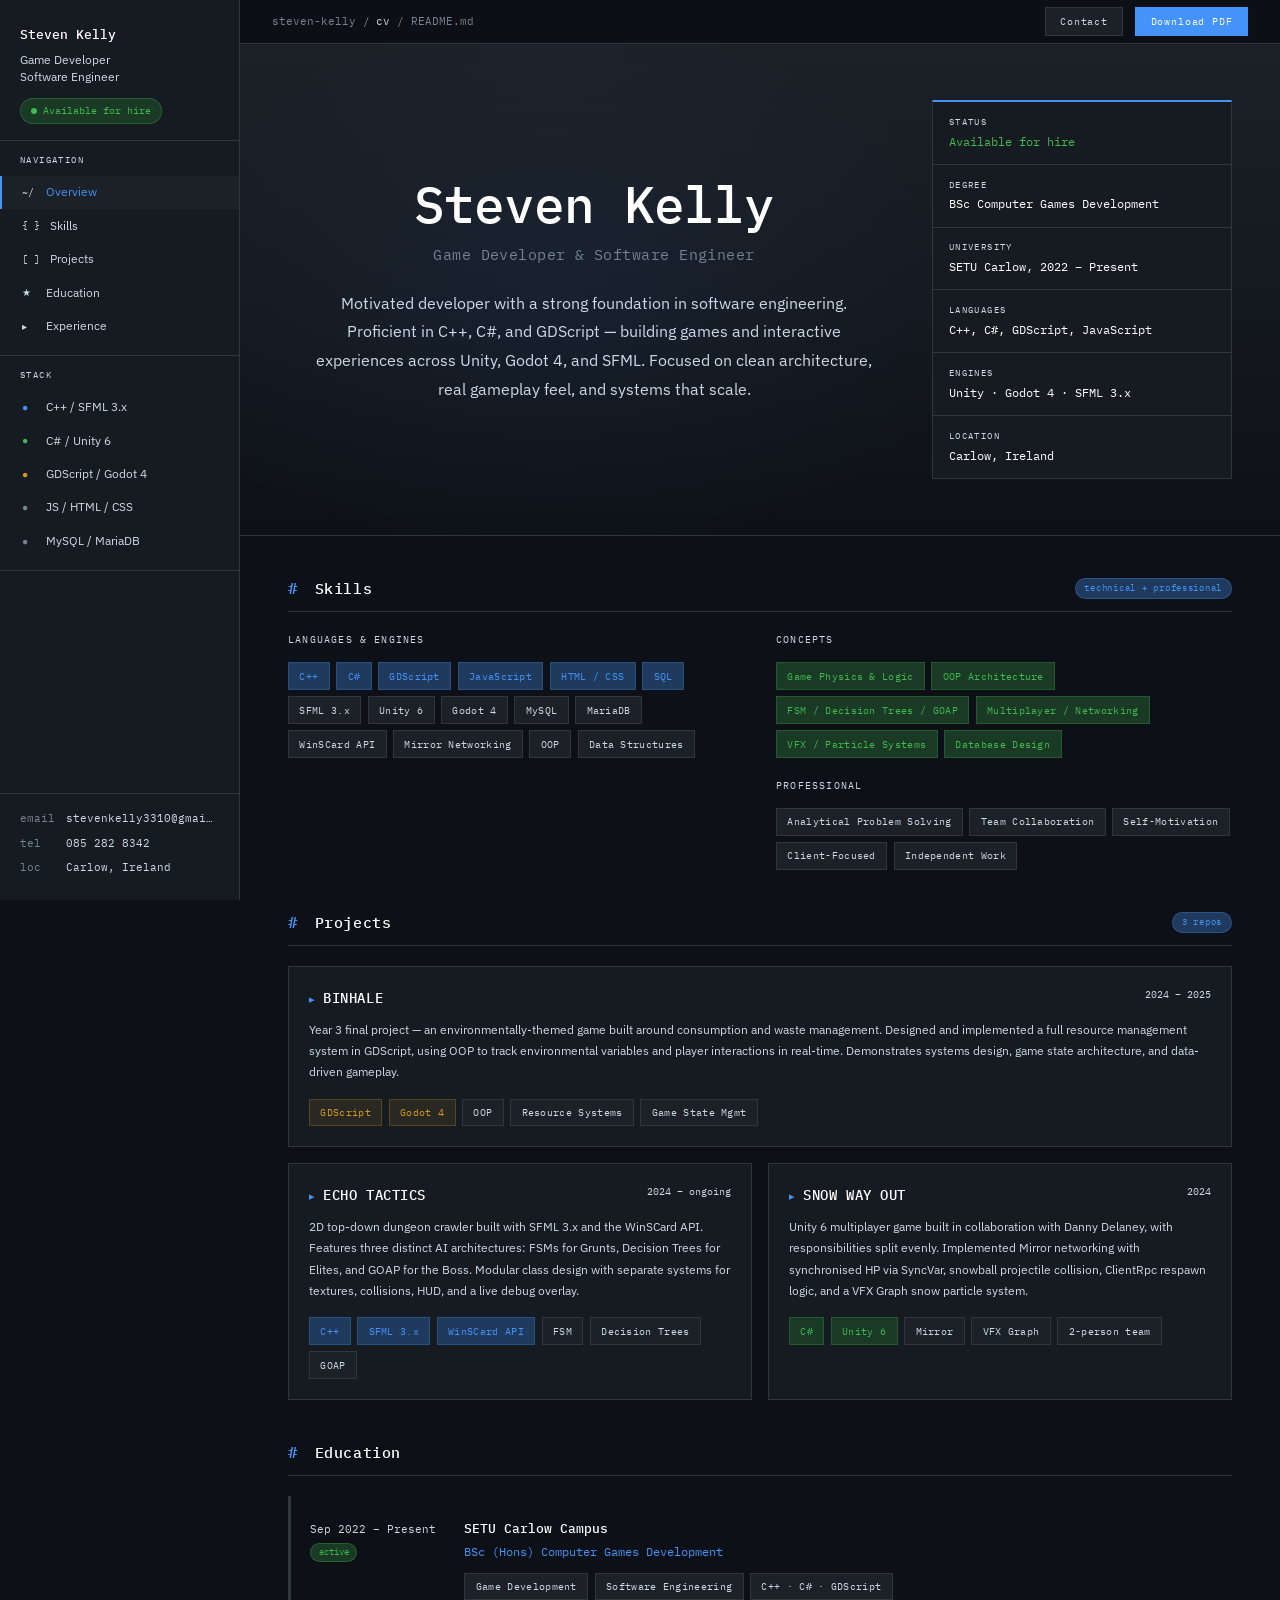
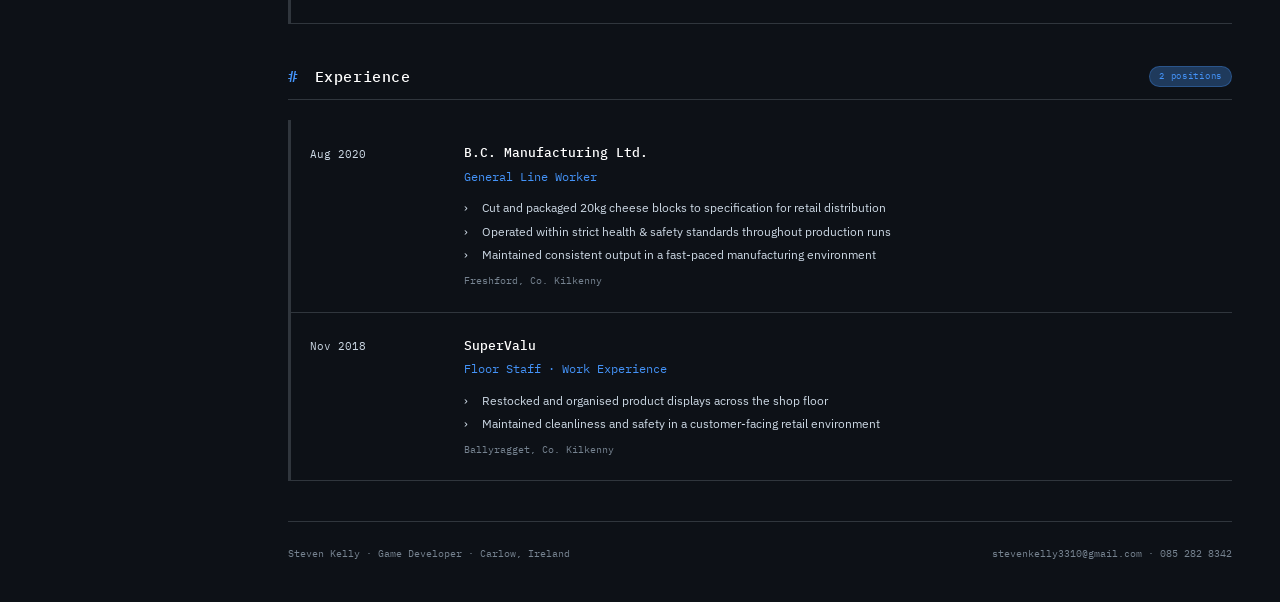
<file: index.html>
<!DOCTYPE html>
<html lang="en">
<head>
  <meta charset="UTF-8">
  <meta name="viewport" content="width=device-width, initial-scale=1.0">
  <title>Steven Kelly — Game Developer</title>
  <link rel="preconnect" href="https://fonts.googleapis.com">
  <link href="https://fonts.googleapis.com/css2?family=IBM+Plex+Mono:wght@400;500&family=IBM+Plex+Sans:wght@300;400;500&display=swap" rel="stylesheet">
  <link rel="stylesheet" href="style.css">
</head>
<body>

  <!-- ── SIDEBAR ── -->
  <aside class="sidebar">
    <div class="sidebar-top">
      <div class="sidebar-name">Steven Kelly</div>
      <div class="sidebar-role">Game Developer<br>Software Engineer</div>
      <div class="sidebar-badge">Available for hire</div>
    </div>

    <div class="sidebar-section">
      <div class="sidebar-section-label">Navigation</div>
      <a href="#overview" class="nav-item active"><span class="nav-icon">~/</span> Overview</a>
      <a href="#skills"   class="nav-item"><span class="nav-icon">{ }</span> Skills</a>
      <a href="#projects" class="nav-item"><span class="nav-icon">[ ]</span> Projects</a>
      <a href="#education"  class="nav-item"><span class="nav-icon">★</span> Education</a>
      <a href="#experience" class="nav-item"><span class="nav-icon">▸</span> Experience</a>
    </div>

    <div class="sidebar-section">
      <div class="sidebar-section-label">Stack</div>
      <a class="nav-item"><span class="nav-icon" style="color:var(--blue)">●</span> C++ / SFML 3.x</a>
      <a class="nav-item"><span class="nav-icon" style="color:var(--green)">●</span> C# / Unity 6</a>
      <a class="nav-item"><span class="nav-icon" style="color:var(--amber)">●</span> GDScript / Godot 4</a>
      <a class="nav-item"><span class="nav-icon" style="color:var(--muted)">●</span> JS / HTML / CSS</a>
      <a class="nav-item"><span class="nav-icon" style="color:var(--muted)">●</span> MySQL / MariaDB</a>
    </div>

    <div class="sidebar-meta">
      <div class="meta-row"><span class="meta-label">email</span><a href="mailto:stevenkelly3310@gmail.com">stevenkelly3310@gmail.com</a></div>
      <div class="meta-row"><span class="meta-label">tel</span><a href="tel:0852828342">085 282 8342</a></div>
      <div class="meta-row"><span class="meta-label">loc</span>Carlow, Ireland</div>
    </div>
  </aside>

  <!-- ── MAIN ── -->
  <main class="main">

    <div class="topbar">
      <div class="topbar-path">steven-kelly / <span>cv</span> / README.md</div>
      <div class="topbar-actions">
        <a href="mailto:stevenkelly3310@gmail.com" class="topbar-btn">Contact</a>
        <a href="#" class="topbar-btn primary">Download PDF</a>
      </div>
    </div>

    <div class="content-wrap">
      <div class="content">

        <!-- HERO -->
        <div class="hero" id="overview" data-section>
          <div class="hero-left">
            <div class="hero-name">Steven Kelly</div>
            <div class="hero-sub">Game Developer &amp; Software Engineer</div>
            <p class="hero-desc">Motivated developer with a strong foundation in software engineering. Proficient in C++, C#, and GDScript — building games and interactive experiences across Unity, Godot 4, and SFML. Focused on clean architecture, real gameplay feel, and systems that scale.</p>
          </div>
          <div class="hero-info-block">
            <div class="hero-info-row">
              <span class="hero-info-label">Status</span>
              <span class="hero-info-val" style="color:var(--green)">Available for hire</span>
            </div>
            <div class="hero-info-row">
              <span class="hero-info-label">Degree</span>
              <span class="hero-info-val">BSc Computer Games Development</span>
            </div>
            <div class="hero-info-row">
              <span class="hero-info-label">University</span>
              <span class="hero-info-val">SETU Carlow, 2022 – Present</span>
            </div>
            <div class="hero-info-row">
              <span class="hero-info-label">Languages</span>
              <span class="hero-info-val">C++, C#, GDScript, JavaScript</span>
            </div>
            <div class="hero-info-row">
              <span class="hero-info-label">Engines</span>
              <span class="hero-info-val">Unity · Godot 4 · SFML 3.x</span>
            </div>
            <div class="hero-info-row">
              <span class="hero-info-label">Location</span>
              <span class="hero-info-val">Carlow, Ireland</span>
            </div>
          </div>
        </div>

        <!-- SKILLS -->
        <div class="cv-section" id="skills" data-section>
          <div class="section-head">
            <div class="section-head-title"><span class="prefix">#</span> Skills</div>
            <span class="section-badge">technical + professional</span>
          </div>
          <div class="skills-grid">
            <div>
              <div class="skill-block-title">Languages &amp; Engines</div>
              <div class="tag-grid">
                <span class="tag tag-blue">C++</span>
                <span class="tag tag-blue">C#</span>
                <span class="tag tag-blue">GDScript</span>
                <span class="tag tag-blue">JavaScript</span>
                <span class="tag tag-blue">HTML / CSS</span>
                <span class="tag tag-blue">SQL</span>
                <span class="tag">SFML 3.x</span>
                <span class="tag">Unity 6</span>
                <span class="tag">Godot 4</span>
                <span class="tag">MySQL</span>
                <span class="tag">MariaDB</span>
                <span class="tag">WinSCard API</span>
                <span class="tag">Mirror Networking</span>
                <span class="tag">OOP</span>
                <span class="tag">Data Structures</span>
              </div>
            </div>
            <div>
              <div class="skill-block-title">Concepts</div>
              <div class="tag-grid" style="margin-bottom: 1.25rem;">
                <span class="tag tag-green">Game Physics &amp; Logic</span>
                <span class="tag tag-green">OOP Architecture</span>
                <span class="tag tag-green">FSM / Decision Trees / GOAP</span>
                <span class="tag tag-green">Multiplayer / Networking</span>
                <span class="tag tag-green">VFX / Particle Systems</span>
                <span class="tag tag-green">Database Design</span>
              </div>
              <div class="skill-block-title">Professional</div>
              <div class="tag-grid">
                <span class="tag">Analytical Problem Solving</span>
                <span class="tag">Team Collaboration</span>
                <span class="tag">Self-Motivation</span>
                <span class="tag">Client-Focused</span>
                <span class="tag">Independent Work</span>
              </div>
            </div>
          </div>
        </div>

        <!-- PROJECTS -->
        <div class="cv-section" id="projects" data-section>
          <div class="section-head">
            <div class="section-head-title"><span class="prefix">#</span> Projects</div>
            <span class="section-badge">3 repos</span>
          </div>
          <div class="projects-grid">

            <div class="project-card span2" onclick="window.open('https://github.com/StevenKelly03/Binhale-Web_Build', '_blank')">
              <div class="project-card-head">
                <span class="project-card-name">BINHALE</span>
                <span class="project-card-year">2024 – 2025</span>
              </div>
              <p class="project-card-desc">Year 3 final project — an environmentally-themed game built around consumption and waste management. Designed and implemented a full resource management system in GDScript, using OOP to track environmental variables and player interactions in real-time. Demonstrates systems design, game state architecture, and data-driven gameplay.</p>
              <div class="tag-grid">
                <span class="tag tag-amber">GDScript</span>
                <span class="tag tag-amber">Godot 4</span>
                <span class="tag">OOP</span>
                <span class="tag">Resource Systems</span>
                <span class="tag">Game State Mgmt</span>
              </div>
            </div>

            <div class="project-card" onclick="window.open('https://github.com/StevenKelly03/Echo-Tactics', '_blank')">
              <div class="project-card-head">
                <span class="project-card-name">ECHO TACTICS</span>
                <span class="project-card-year">2024 – ongoing</span>
              </div>
              <p class="project-card-desc">2D top-down dungeon crawler built with SFML 3.x and the WinSCard API. Features three distinct AI architectures: FSMs for Grunts, Decision Trees for Elites, and GOAP for the Boss. Modular class design with separate systems for textures, collisions, HUD, and a live debug overlay.</p>
              <div class="tag-grid">
                <span class="tag tag-blue">C++</span>
                <span class="tag tag-blue">SFML 3.x</span>
                <span class="tag tag-blue">WinSCard API</span>
                <span class="tag">FSM</span>
                <span class="tag">Decision Trees</span>
                <span class="tag">GOAP</span>
              </div>
            </div>

            <div class="project-card" onclick="window.open('https://github.com/Danny-delaney/SnowWayOut', '_blank')">
              <div class="project-card-head">
                <span class="project-card-name">SNOW WAY OUT</span>
                <span class="project-card-year">2024</span>
              </div>
              <p class="project-card-desc">Unity 6 multiplayer game built in collaboration with Danny Delaney, with responsibilities split evenly. Implemented Mirror networking with synchronised HP via SyncVar, snowball projectile collision, ClientRpc respawn logic, and a VFX Graph snow particle system.</p>
              <div class="tag-grid">
                <span class="tag tag-green">C#</span>
                <span class="tag tag-green">Unity 6</span>
                <span class="tag">Mirror</span>
                <span class="tag">VFX Graph</span>
                <span class="tag">2-person team</span>
              </div>
            </div>

          </div>
        </div>

        <!-- EDUCATION -->
        <div class="cv-section" id="education" data-section>
          <div class="section-head">
            <div class="section-head-title"><span class="prefix">#</span> Education</div>
          </div>
          <div class="tl-item">
            <div class="tl-date">
              Sep 2022 – Present
              <div class="tl-active">active</div>
            </div>
            <div>
              <div class="tl-title">SETU Carlow Campus</div>
              <div class="tl-sub">BSc (Hons) Computer Games Development</div>
              <div class="tag-grid">
                <span class="tag">Game Development</span>
                <span class="tag">Software Engineering</span>
                <span class="tag">C++ · C# · GDScript</span>
              </div>
            </div>
          </div>
        </div>

        <!-- EXPERIENCE -->
        <div class="cv-section" id="experience" data-section>
          <div class="section-head">
            <div class="section-head-title"><span class="prefix">#</span> Experience</div>
            <span class="section-badge">2 positions</span>
          </div>

          <div class="tl-item">
            <div class="tl-date">Aug 2020</div>
            <div>
              <div class="tl-title">B.C. Manufacturing Ltd.</div>
              <div class="tl-sub">General Line Worker</div>
              <ul class="tl-bullets">
                <li>Cut and packaged 20kg cheese blocks to specification for retail distribution</li>
                <li>Operated within strict health &amp; safety standards throughout production runs</li>
                <li>Maintained consistent output in a fast-paced manufacturing environment</li>
              </ul>
              <div class="tl-loc">Freshford, Co. Kilkenny</div>
            </div>
          </div>

          <div class="tl-item">
            <div class="tl-date">Nov 2018</div>
            <div>
              <div class="tl-title">SuperValu</div>
              <div class="tl-sub">Floor Staff · Work Experience</div>
              <ul class="tl-bullets">
                <li>Restocked and organised product displays across the shop floor</li>
                <li>Maintained cleanliness and safety in a customer-facing retail environment</li>
              </ul>
              <div class="tl-loc">Ballyragget, Co. Kilkenny</div>
            </div>
          </div>
        </div>

        <div class="content-footer">
          <span>Steven Kelly · Game Developer · Carlow, Ireland</span>
          <span>stevenkelly3310@gmail.com · 085 282 8342</span>
        </div>

      </div>
    </div>
  </main>

  <script src="script.js"></script>
</body>
</html>
</file>
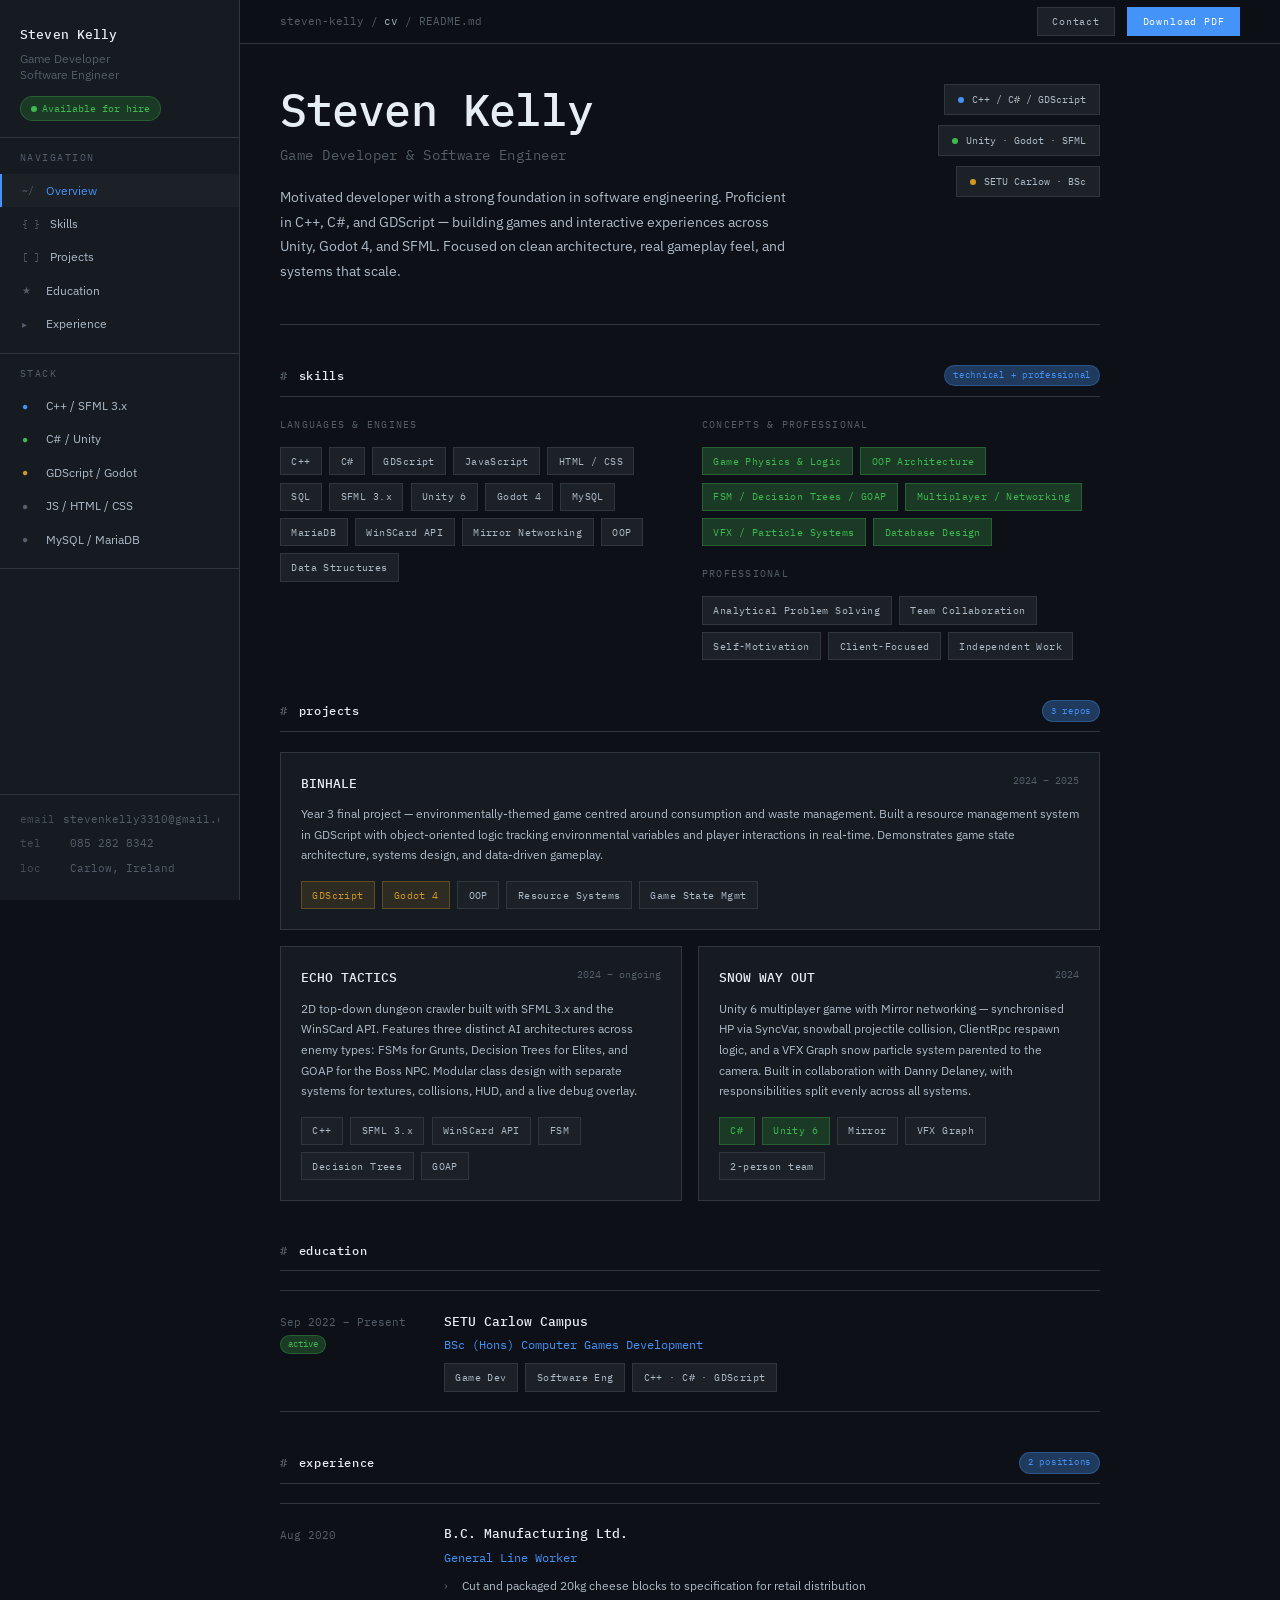
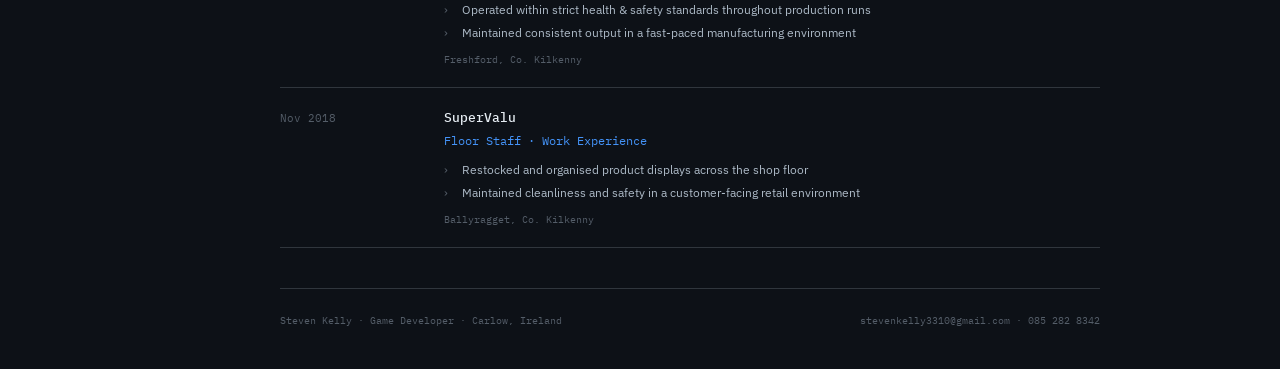
<file: CV.html>
<!DOCTYPE html>
<html lang="en">
<head>
<meta charset="UTF-8">
<meta name="viewport" content="width=device-width, initial-scale=1.0">
<title>Steven Kelly — Game Developer</title>
<link rel="preconnect" href="https://fonts.googleapis.com">
<link href="https://fonts.googleapis.com/css2?family=IBM+Plex+Mono:ital,wght@0,400;0,500;1,400&family=IBM+Plex+Sans:wght@300;400;500;600&display=swap" rel="stylesheet">
<style>
  :root {
    --bg:       #0d1117;
    --bg2:      #161b22;
    --bg3:      #1c2128;
    --bg4:      #21262d;
    --border:   #30363d;
    --border2:  #444c56;
    --text:     #e6edf3;
    --text2:    #adbac7;
    --muted:    #545d68;
    --blue:     #4493f8;
    --blue-dim: #1f3a5c;
    --green:    #3fb950;
    --green-dim:#1a3a25;
    --amber:    #d29922;
    --red:      #f85149;
    --mono: 'IBM Plex Mono', monospace;
    --sans: 'IBM Plex Sans', sans-serif;
    --sidebar-w: 240px;
  }

  *, *::before, *::after { margin:0; padding:0; box-sizing:border-box; }
  html { scroll-behavior: smooth; }

  body {
    background: var(--bg);
    color: var(--text);
    font-family: var(--sans);
    font-weight: 400;
    line-height: 1.6;
    display: flex;
    min-height: 100vh;
  }

  /* ── SIDEBAR ── */
  .sidebar {
    width: var(--sidebar-w);
    min-height: 100vh;
    background: var(--bg2);
    border-right: 1px solid var(--border);
    display: flex;
    flex-direction: column;
    position: fixed;
    top: 0; left: 0; bottom: 0;
    overflow-y: auto;
    z-index: 50;
  }

  .sidebar-top {
    padding: 1.5rem 1.25rem 1rem;
    border-bottom: 1px solid var(--border);
  }
  .sidebar-name {
    font-family: var(--mono);
    font-size: 0.82rem;
    font-weight: 500;
    color: var(--text);
    margin-bottom: 0.35rem;
    letter-spacing: 0.01em;
  }
  .sidebar-role {
    font-size: 0.72rem;
    color: var(--muted);
    line-height: 1.4;
  }
  .sidebar-badge {
    display: inline-flex;
    align-items: center;
    gap: 0.35rem;
    margin-top: 0.8rem;
    font-family: var(--mono);
    font-size: 0.62rem;
    color: var(--green);
    background: var(--green-dim);
    border: 1px solid rgba(63,185,80,0.3);
    padding: 0.25rem 0.6rem;
    border-radius: 2rem;
  }
  .sidebar-badge::before {
    content: '';
    width: 6px; height: 6px;
    background: var(--green);
    border-radius: 50%;
    animation: pulse 2s ease-in-out infinite;
  }
  @keyframes pulse { 0%,100%{opacity:1} 50%{opacity:0.4} }

  .sidebar-section {
    padding: 0.75rem 0;
    border-bottom: 1px solid var(--border);
  }
  .sidebar-section-label {
    font-family: var(--mono);
    font-size: 0.6rem;
    letter-spacing: 0.15em;
    text-transform: uppercase;
    color: var(--muted);
    padding: 0 1.25rem 0.5rem;
  }
  .nav-item {
    display: flex;
    align-items: center;
    gap: 0.6rem;
    padding: 0.42rem 1.25rem;
    font-size: 0.78rem;
    color: var(--text2);
    text-decoration: none;
    transition: background 0.15s, color 0.15s;
    cursor: pointer;
    border-left: 2px solid transparent;
  }
  .nav-item:hover {
    background: var(--bg3);
    color: var(--text);
    border-left-color: var(--blue);
  }
  .nav-item.active {
    background: var(--bg3);
    color: var(--blue);
    border-left-color: var(--blue);
  }
  .nav-icon {
    font-family: var(--mono);
    font-size: 0.65rem;
    color: var(--muted);
    min-width: 14px;
  }

  .sidebar-meta {
    margin-top: auto;
    padding: 1rem 1.25rem;
    border-top: 1px solid var(--border);
  }
  .meta-row {
    display: flex;
    align-items: center;
    gap: 0.5rem;
    font-size: 0.7rem;
    color: var(--muted);
    margin-bottom: 0.4rem;
    font-family: var(--mono);
    overflow: hidden;
    text-overflow: ellipsis;
    white-space: nowrap;
  }
  .meta-row a { color: var(--muted); text-decoration: none; transition: color 0.2s; }
  .meta-row a:hover { color: var(--blue); }
  .meta-label { color: var(--border2); flex-shrink: 0; }

  /* ── MAIN ── */
  .main {
    margin-left: var(--sidebar-w);
    flex: 1;
    min-width: 0;
  }

  /* TOPBAR */
  .topbar {
    position: sticky; top: 0;
    background: rgba(13,17,23,0.9);
    backdrop-filter: blur(8px);
    border-bottom: 1px solid var(--border);
    padding: 0 2.5rem;
    height: 44px;
    display: flex;
    align-items: center;
    justify-content: space-between;
    z-index: 40;
  }
  .topbar-path {
    font-family: var(--mono);
    font-size: 0.7rem;
    color: var(--muted);
    display: flex;
    align-items: center;
    gap: 0.4rem;
  }
  .topbar-path span { color: var(--text2); }
  .topbar-actions {
    display: flex;
    gap: 0.75rem;
    align-items: center;
  }
  .topbar-btn {
    font-family: var(--mono);
    font-size: 0.65rem;
    letter-spacing: 0.08em;
    color: var(--text2);
    background: var(--bg3);
    border: 1px solid var(--border);
    padding: 0.35rem 0.9rem;
    text-decoration: none;
    transition: border-color 0.2s, color 0.2s, background 0.2s;
    cursor: pointer;
  }
  .topbar-btn:hover { border-color: var(--blue); color: var(--blue); background: var(--blue-dim); }
  .topbar-btn.primary { background: var(--blue); color: #fff; border-color: var(--blue); }
  .topbar-btn.primary:hover { background: #5aa3ff; border-color: #5aa3ff; color: #fff; }

  /* CONTENT */
  .content { padding: 2.5rem; max-width: 900px; }

  /* HERO BLOCK */
  .hero {
    display: grid;
    grid-template-columns: 1fr auto;
    gap: 2rem;
    align-items: start;
    padding-bottom: 2.5rem;
    border-bottom: 1px solid var(--border);
    margin-bottom: 2.5rem;
    opacity: 0;
    animation: fadeUp 0.6s 0.1s forwards;
  }
  .hero-name {
    font-family: var(--mono);
    font-size: clamp(1.8rem, 4vw, 2.8rem);
    font-weight: 500;
    color: var(--text);
    letter-spacing: -0.02em;
    line-height: 1.15;
    margin-bottom: 0.5rem;
  }
  .hero-sub {
    font-size: 0.88rem;
    color: var(--muted);
    margin-bottom: 1.2rem;
    font-family: var(--mono);
    letter-spacing: 0.03em;
  }
  .hero-desc {
    font-size: 0.88rem;
    color: var(--text2);
    line-height: 1.75;
    max-width: 520px;
  }
  .hero-stats {
    display: flex;
    flex-direction: column;
    gap: 0.6rem;
    align-items: flex-end;
  }
  .stat-pill {
    font-family: var(--mono);
    font-size: 0.65rem;
    color: var(--text2);
    background: var(--bg3);
    border: 1px solid var(--border);
    padding: 0.4rem 0.8rem;
    white-space: nowrap;
    display: flex;
    align-items: center;
    gap: 0.5rem;
  }
  .stat-pill .dot { width: 6px; height: 6px; border-radius: 50%; flex-shrink: 0; }
  .dot-blue { background: var(--blue); }
  .dot-green { background: var(--green); }
  .dot-amber { background: var(--amber); }

  /* SECTION WRAPPERS */
  .cv-section {
    margin-bottom: 2.5rem;
    opacity: 0;
    transform: translateY(16px);
    transition: opacity 0.5s, transform 0.5s;
  }
  .cv-section.in { opacity: 1; transform: none; }

  .section-head {
    display: flex;
    align-items: center;
    gap: 0.75rem;
    margin-bottom: 1.2rem;
    padding-bottom: 0.6rem;
    border-bottom: 1px solid var(--border);
  }
  .section-head-title {
    font-family: var(--mono);
    font-size: 0.75rem;
    font-weight: 500;
    color: var(--text);
    letter-spacing: 0.05em;
  }
  .section-head-title .prefix { color: var(--muted); margin-right: 0.3em; }
  .section-badge {
    font-family: var(--mono);
    font-size: 0.58rem;
    letter-spacing: 0.08em;
    color: var(--blue);
    background: var(--blue-dim);
    border: 1px solid rgba(68,147,248,0.3);
    padding: 0.15rem 0.5rem;
    border-radius: 2rem;
    margin-left: auto;
  }

  /* SKILLS GRID */
  .skills-grid {
    display: grid;
    grid-template-columns: 1fr 1fr;
    gap: 1.5rem;
  }
  .skill-block-title {
    font-family: var(--mono);
    font-size: 0.65rem;
    letter-spacing: 0.12em;
    text-transform: uppercase;
    color: var(--muted);
    margin-bottom: 0.9rem;
  }
  .skill-item {
    margin-bottom: 0.75rem;
  }
  .skill-header {
    display: flex;
    justify-content: space-between;
    align-items: baseline;
    margin-bottom: 0.35rem;
  }
  .skill-name {
    font-family: var(--mono);
    font-size: 0.74rem;
    color: var(--text2);
  }
  .skill-val {
    font-family: var(--mono);
    font-size: 0.62rem;
    color: var(--muted);
  }
  .skill-bar {
    height: 3px;
    background: var(--bg4);
    border-radius: 1px;
    overflow: hidden;
  }
  .skill-fill {
    height: 100%;
    background: var(--blue);
    width: 0;
    transition: width 1s cubic-bezier(0.4,0,0.2,1);
    border-radius: 1px;
  }

  .tag-grid { display: flex; flex-wrap: wrap; gap: 0.45rem; }
  .tag {
    font-family: var(--mono);
    font-size: 0.65rem;
    letter-spacing: 0.04em;
    color: var(--text2);
    background: var(--bg3);
    border: 1px solid var(--border);
    padding: 0.3rem 0.65rem;
    transition: border-color 0.2s, color 0.2s;
  }
  .tag:hover { border-color: var(--blue); color: var(--blue); }
  .tag-green { color: var(--green); background: var(--green-dim); border-color: rgba(63,185,80,0.3); }
  .tag-amber { color: var(--amber); background: rgba(210,153,34,0.12); border-color: rgba(210,153,34,0.3); }

  /* PROJECTS */
  .projects-grid {
    display: grid;
    grid-template-columns: 1fr 1fr;
    gap: 1rem;
  }
  .project-card {
    background: var(--bg2);
    border: 1px solid var(--border);
    padding: 1.25rem;
    transition: border-color 0.2s, background 0.2s;
    position: relative;
    overflow: hidden;
  }
  .project-card::before {
    content: '';
    position: absolute; top: 0; left: 0; right: 0;
    height: 2px;
    background: var(--blue);
    transform: scaleX(0);
    transform-origin: left;
    transition: transform 0.3s;
  }
  .project-card:hover { border-color: var(--border2); background: var(--bg3); }
  .project-card:hover::before { transform: scaleX(1); }
  .project-card.span2 { grid-column: 1 / -1; }
  .project-card-head {
    display: flex;
    justify-content: space-between;
    align-items: start;
    margin-bottom: 0.6rem;
  }
  .project-card-name {
    font-family: var(--mono);
    font-size: 0.82rem;
    font-weight: 500;
    color: var(--text);
  }
  .project-card-year {
    font-family: var(--mono);
    font-size: 0.62rem;
    color: var(--muted);
  }
  .project-card-desc {
    font-size: 0.78rem;
    color: var(--text2);
    line-height: 1.65;
    margin-bottom: 1rem;
  }

  /* TIMELINE (edu + exp) */
  .timeline { position: relative; }
  .tl-item {
    display: grid;
    grid-template-columns: 140px 1fr;
    gap: 1.5rem;
    padding: 1.2rem 0;
    border-bottom: 1px solid var(--border);
    position: relative;
  }
  .tl-item:first-child { border-top: 1px solid var(--border); }
  .tl-date {
    font-family: var(--mono);
    font-size: 0.68rem;
    color: var(--muted);
    line-height: 1.5;
    padding-top: 0.2rem;
  }
  .tl-date .tl-active {
    display: inline-block;
    font-size: 0.58rem;
    color: var(--green);
    background: var(--green-dim);
    border: 1px solid rgba(63,185,80,0.3);
    padding: 0.1rem 0.45rem;
    border-radius: 2rem;
    margin-top: 0.3rem;
  }
  .tl-title {
    font-family: var(--mono);
    font-size: 0.82rem;
    font-weight: 500;
    color: var(--text);
    margin-bottom: 0.2rem;
  }
  .tl-sub {
    font-size: 0.75rem;
    color: var(--blue);
    margin-bottom: 0.6rem;
    font-family: var(--mono);
  }
  .tl-bullets { list-style: none; }
  .tl-bullets li {
    font-size: 0.78rem;
    color: var(--text2);
    line-height: 1.6;
    padding-left: 1.1rem;
    position: relative;
    margin-bottom: 0.2rem;
  }
  .tl-bullets li::before {
    content: '›';
    position: absolute; left: 0;
    color: var(--muted);
  }
  .tl-loc {
    font-family: var(--mono);
    font-size: 0.65rem;
    color: var(--muted);
    margin-top: 0.5rem;
  }

  /* FOOTER */
  .content-footer {
    border-top: 1px solid var(--border);
    padding-top: 1.5rem;
    margin-top: 1rem;
    display: flex;
    justify-content: space-between;
    align-items: center;
    font-family: var(--mono);
    font-size: 0.62rem;
    color: var(--muted);
    opacity: 0;
    animation: fadeUp 0.5s 1s forwards;
  }

  @keyframes fadeUp {
    from { opacity:0; transform: translateY(12px); }
    to   { opacity:1; transform: translateY(0); }
  }

  /* SCROLLBAR */
  ::-webkit-scrollbar { width: 6px; }
  ::-webkit-scrollbar-track { background: var(--bg2); }
  ::-webkit-scrollbar-thumb { background: var(--border2); border-radius: 3px; }
  ::-webkit-scrollbar-thumb:hover { background: var(--muted); }

  /* MOBILE */
  @media (max-width: 768px) {
    .sidebar { display: none; }
    .main { margin-left: 0; }
    .content { padding: 1.25rem; }
    .hero { grid-template-columns: 1fr; }
    .hero-stats { align-items: flex-start; flex-direction: row; flex-wrap: wrap; }
    .skills-grid, .projects-grid { grid-template-columns: 1fr; }
    .project-card.span2 { grid-column: 1; }
    .tl-item { grid-template-columns: 1fr; gap: 0.4rem; }
  }
</style>
</head>
<body>

<!-- SIDEBAR -->
<aside class="sidebar">
  <div class="sidebar-top">
    <div class="sidebar-name">Steven Kelly</div>
    <div class="sidebar-role">Game Developer<br>Software Engineer</div>
    <div class="sidebar-badge">Available for hire</div>
  </div>

  <div class="sidebar-section">
    <div class="sidebar-section-label">Navigation</div>
    <a href="#overview" class="nav-item active">
      <span class="nav-icon">~/</span> Overview
    </a>
    <a href="#skills" class="nav-item">
      <span class="nav-icon">{ }</span> Skills
    </a>
    <a href="#projects" class="nav-item">
      <span class="nav-icon">[ ]</span> Projects
    </a>
    <a href="#education" class="nav-item">
      <span class="nav-icon">★</span> Education
    </a>
    <a href="#experience" class="nav-item">
      <span class="nav-icon">▸</span> Experience
    </a>
  </div>

  <div class="sidebar-section">
    <div class="sidebar-section-label">Stack</div>
    <a class="nav-item"><span class="nav-icon" style="color:var(--blue)">●</span> C++ / SFML 3.x</a>
    <a class="nav-item"><span class="nav-icon" style="color:var(--green)">●</span> C# / Unity</a>
    <a class="nav-item"><span class="nav-icon" style="color:var(--amber)">●</span> GDScript / Godot</a>
    <a class="nav-item"><span class="nav-icon" style="color:var(--muted)">●</span> JS / HTML / CSS</a>
    <a class="nav-item"><span class="nav-icon" style="color:var(--muted)">●</span> MySQL / MariaDB</a>
  </div>

  <div class="sidebar-meta">
    <div class="meta-row"><span class="meta-label">email</span><a href="mailto:stevenkelly3310@gmail.com">stevenkelly3310@gmail.com</a></div>
    <div class="meta-row"><span class="meta-label">tel&nbsp;&nbsp;&nbsp;</span><a href="tel:0852828342">085 282 8342</a></div>
    <div class="meta-row"><span class="meta-label">loc&nbsp;&nbsp;&nbsp;</span>Carlow, Ireland</div>
  </div>
</aside>

<!-- MAIN -->
<main class="main">
  <div class="topbar">
    <div class="topbar-path">
      steven-kelly / <span>cv</span> / README.md
    </div>
    <div class="topbar-actions">
      <a href="mailto:stevenkelly3310@gmail.com" class="topbar-btn">Contact</a>
      <a href="#" class="topbar-btn primary">Download PDF</a>
    </div>
  </div>

  <div class="content">

    <!-- HERO -->
    <div class="hero" id="overview">
      <div>
        <div class="hero-name">Steven Kelly</div>
        <div class="hero-sub">Game Developer &amp; Software Engineer</div>
        <p class="hero-desc">
          Motivated developer with a strong foundation in software engineering. Proficient in C++, C#, and GDScript — building games and interactive experiences across Unity, Godot 4, and SFML. Focused on clean architecture, real gameplay feel, and systems that scale.
        </p>
      </div>
      <div class="hero-stats">
        <div class="stat-pill"><span class="dot dot-blue"></span>C++ / C# / GDScript</div>
        <div class="stat-pill"><span class="dot dot-green"></span>Unity · Godot · SFML</div>
        <div class="stat-pill"><span class="dot dot-amber"></span>SETU Carlow · BSc</div>
      </div>
    </div>

    <!-- SKILLS -->
    <div class="cv-section" id="skills">
      <div class="section-head">
        <div class="section-head-title"><span class="prefix">#</span> skills</div>
        <span class="section-badge">technical + professional</span>
      </div>
      <div class="skills-grid">
        <div>
          <div class="skill-block-title">Languages &amp; Engines</div>
          <div class="tag-grid">
            <span class="tag tag-blue">C++</span>
            <span class="tag tag-blue">C#</span>
            <span class="tag tag-blue">GDScript</span>
            <span class="tag tag-blue">JavaScript</span>
            <span class="tag tag-blue">HTML / CSS</span>
            <span class="tag tag-blue">SQL</span>
            <span class="tag">SFML 3.x</span>
            <span class="tag">Unity 6</span>
            <span class="tag">Godot 4</span>
            <span class="tag">MySQL</span>
            <span class="tag">MariaDB</span>
            <span class="tag">WinSCard API</span>
            <span class="tag">Mirror Networking</span>
            <span class="tag">OOP</span>
            <span class="tag">Data Structures</span>
          </div>
        </div>
        <div>
          <div class="skill-block-title">Concepts &amp; Professional</div>
          <div class="tag-grid" style="margin-bottom:1.2rem">
            <span class="tag tag-green">Game Physics &amp; Logic</span>
            <span class="tag tag-green">OOP Architecture</span>
            <span class="tag tag-green">FSM / Decision Trees / GOAP</span>
            <span class="tag tag-green">Multiplayer / Networking</span>
            <span class="tag tag-green">VFX / Particle Systems</span>
            <span class="tag tag-green">Database Design</span>
          </div>
          <div class="skill-block-title" style="margin-top:0.5rem">Professional</div>
          <div class="tag-grid">
            <span class="tag">Analytical Problem Solving</span>
            <span class="tag">Team Collaboration</span>
            <span class="tag">Self-Motivation</span>
            <span class="tag">Client-Focused</span>
            <span class="tag">Independent Work</span>
          </div>
        </div>
      </div>
    </div>

    <!-- PROJECTS -->
    <div class="cv-section" id="projects">
      <div class="section-head">
        <div class="section-head-title"><span class="prefix">#</span> projects</div>
        <span class="section-badge">3 repos</span>
      </div>
      <div class="projects-grid">
        <div class="project-card span2" onclick="window.open('https://github.com/StevenKelly03/Binhale-Web_Build')" style="cursor:pointer">
          <div class="project-card-head">
            <span class="project-card-name">BINHALE</span>
            <span class="project-card-year">2024 – 2025</span>
          </div>
          <p class="project-card-desc">Year 3 final project — environmentally-themed game centred around consumption and waste management. Built a resource management system in GDScript with object-oriented logic tracking environmental variables and player interactions in real-time. Demonstrates game state architecture, systems design, and data-driven gameplay.</p>
          <div class="tag-grid">
            <span class="tag tag-amber">GDScript</span>
            <span class="tag tag-amber">Godot 4</span>
            <span class="tag">OOP</span>
            <span class="tag">Resource Systems</span>
            <span class="tag">Game State Mgmt</span>
          </div>
        </div>
        <div class="project-card" onclick="window.open('https://github.com/StevenKelly03/Echo-Tactics')" style="cursor:pointer">
          <div class="project-card-head">
            <span class="project-card-name">ECHO TACTICS</span>
            <span class="project-card-year">2024 – ongoing</span>
          </div>
          <p class="project-card-desc">2D top-down dungeon crawler built with SFML 3.x and the WinSCard API. Features three distinct AI architectures across enemy types: FSMs for Grunts, Decision Trees for Elites, and GOAP for the Boss NPC. Modular class design with separate systems for textures, collisions, HUD, and a live debug overlay.</p>
          <div class="tag-grid">
            <span class="tag tag-blue">C++</span>
            <span class="tag tag-blue">SFML 3.x</span>
            <span class="tag tag-blue">WinSCard API</span>
            <span class="tag">FSM</span>
            <span class="tag">Decision Trees</span>
            <span class="tag">GOAP</span>
          </div>
        </div>
        <div class="project-card" onclick="window.open('https://github.com/Danny-delaney/SnowWayOut')" style="cursor:pointer">
          <div class="project-card-head">
            <span class="project-card-name">SNOW WAY OUT</span>
            <span class="project-card-year">2024</span>
          </div>
          <p class="project-card-desc">Unity 6 multiplayer game with Mirror networking — synchronised HP via SyncVar, snowball projectile collision, ClientRpc respawn logic, and a VFX Graph snow particle system parented to the camera. Built in collaboration with Danny Delaney, with responsibilities split evenly across all systems.</p>
          <div class="tag-grid">
            <span class="tag tag-green">C#</span>
            <span class="tag tag-green">Unity 6</span>
            <span class="tag">Mirror</span>
            <span class="tag">VFX Graph</span>
            <span class="tag">2-person team</span>
          </div>
        </div>
      </div>
    </div>

    <!-- EDUCATION -->
    <div class="cv-section" id="education">
      <div class="section-head">
        <div class="section-head-title"><span class="prefix">#</span> education</div>
      </div>
      <div class="timeline">
        <div class="tl-item">
          <div class="tl-date">
            Sep 2022 – Present
            <div class="tl-active">active</div>
          </div>
          <div>
            <div class="tl-title">SETU Carlow Campus</div>
            <div class="tl-sub">BSc (Hons) Computer Games Development</div>
            <div class="tag-grid">
              <span class="tag">Game Dev</span>
              <span class="tag">Software Eng</span>
              <span class="tag">C++ · C# · GDScript</span>
            </div>
          </div>
        </div>
      </div>
    </div>

    <!-- EXPERIENCE -->
    <div class="cv-section" id="experience">
      <div class="section-head">
        <div class="section-head-title"><span class="prefix">#</span> experience</div>
        <span class="section-badge">2 positions</span>
      </div>
      <div class="timeline">
        <div class="tl-item">
          <div class="tl-date">Aug 2020</div>
          <div>
            <div class="tl-title">B.C. Manufacturing Ltd.</div>
            <div class="tl-sub">General Line Worker</div>
            <ul class="tl-bullets">
              <li>Cut and packaged 20kg cheese blocks to specification for retail distribution</li>
              <li>Operated within strict health &amp; safety standards throughout production runs</li>
              <li>Maintained consistent output in a fast-paced manufacturing environment</li>
            </ul>
            <div class="tl-loc">Freshford, Co. Kilkenny</div>
          </div>
        </div>
        <div class="tl-item">
          <div class="tl-date">Nov 2018</div>
          <div>
            <div class="tl-title">SuperValu</div>
            <div class="tl-sub">Floor Staff · Work Experience</div>
            <ul class="tl-bullets">
              <li>Restocked and organised product displays across the shop floor</li>
              <li>Maintained cleanliness and safety in a customer-facing retail environment</li>
            </ul>
            <div class="tl-loc">Ballyragget, Co. Kilkenny</div>
          </div>
        </div>
      </div>
    </div>

    <div class="content-footer">
      <span>Steven Kelly · Game Developer · Carlow, Ireland</span>
      <span>stevenkelly3310@gmail.com · 085 282 8342</span>
    </div>

  </div>
</main>

<script>
  const io = new IntersectionObserver(entries => {
    entries.forEach(e => {
      if (!e.isIntersecting) return;
      e.target.classList.add('in');
      e.target.querySelectorAll('.skill-fill').forEach(b => {
        b.style.width = b.dataset.w + '%';
      });
    });
  }, { threshold: 0.1 });
  document.querySelectorAll('.cv-section').forEach(el => io.observe(el));

  // Active nav highlight on scroll
  const sections = document.querySelectorAll('[id]');
  const navItems = document.querySelectorAll('.nav-item');
  const obs = new IntersectionObserver(entries => {
    entries.forEach(e => {
      if (e.isIntersecting) {
        navItems.forEach(n => n.classList.remove('active'));
        const match = document.querySelector(`.nav-item[href="#${e.target.id}"]`);
        if (match) match.classList.add('active');
      }
    });
  }, { threshold: 0.5, rootMargin: '-20% 0px -60% 0px' });
  sections.forEach(s => obs.observe(s));
</script>
</body>
</html>
</file>
<file: style.css>
:root {
  --bg:        #0d1117;
  --bg2:       #161b22;
  --bg3:       #1c2128;
  --bg4:       #21262d;
  --border:    #30363d;
  --border2:   #444c56;
  --text:      #ffffff;
  --text2:     #cdd9e5;
  --muted:     #768390;
  --blue:      #4493f8;
  --blue-dim:  #1f3a5c;
  --green:     #3fb950;
  --green-dim: #1a3a25;
  --amber:     #d29922;
  --mono: 'IBM Plex Mono', monospace;
  --sans: 'IBM Plex Sans', sans-serif;
  --sidebar-w: 240px;
}

*, *::before, *::after { margin: 0; padding: 0; box-sizing: border-box; }
html { scroll-behavior: smooth; }

body {
  background: var(--bg);
  color: var(--text);
  font-family: var(--sans);
  font-weight: 400;
  line-height: 1.6;
  display: flex;
  min-height: 100vh;
}

/* ── SCROLLBAR ── */
::-webkit-scrollbar { width: 6px; }
::-webkit-scrollbar-track { background: var(--bg2); }
::-webkit-scrollbar-thumb { background: var(--border2); border-radius: 3px; }
::-webkit-scrollbar-thumb:hover { background: var(--muted); }

/* ── SIDEBAR ── */
.sidebar {
  width: var(--sidebar-w);
  min-height: 100vh;
  background: var(--bg2);
  border-right: 1px solid var(--border);
  display: flex;
  flex-direction: column;
  position: fixed;
  top: 0; left: 0; bottom: 0;
  overflow-y: auto;
  z-index: 50;
}

.sidebar-top {
  padding: 1.5rem 1.25rem 1rem;
  border-bottom: 1px solid var(--border);
}
.sidebar-name {
  font-family: var(--mono);
  font-size: 0.82rem;
  font-weight: 500;
  color: var(--text);
  margin-bottom: 0.35rem;
}
.sidebar-role {
  font-size: 0.72rem;
  color: var(--text2);
  line-height: 1.5;
}
.sidebar-badge {
  display: inline-flex;
  align-items: center;
  gap: 0.35rem;
  margin-top: 0.8rem;
  font-family: var(--mono);
  font-size: 0.62rem;
  color: var(--green);
  background: var(--green-dim);
  border: 1px solid rgba(63,185,80,0.3);
  padding: 0.25rem 0.65rem;
  border-radius: 2rem;
}
.sidebar-badge::before {
  content: '';
  width: 6px; height: 6px;
  background: var(--green);
  border-radius: 50%;
  animation: pulse 2s ease-in-out infinite;
}
@keyframes pulse { 0%,100%{opacity:1} 50%{opacity:0.35} }

.sidebar-section {
  padding: 0.75rem 0;
  border-bottom: 1px solid var(--border);
}
.sidebar-section-label {
  font-family: var(--mono);
  font-size: 0.58rem;
  letter-spacing: 0.15em;
  text-transform: uppercase;
  color: var(--text2);
  padding: 0 1.25rem 0.5rem;
}
.nav-item {
  display: flex;
  align-items: center;
  gap: 0.6rem;
  padding: 0.42rem 1.25rem;
  font-size: 0.78rem;
  color: var(--text2);
  text-decoration: none;
  transition: background 0.15s, color 0.15s;
  border-left: 2px solid transparent;
}
.nav-item:hover { background: var(--bg3); color: var(--text); border-left-color: var(--blue); }
.nav-item.active { background: var(--bg3); color: var(--blue); border-left-color: var(--blue); }
.nav-icon { font-family: var(--mono); font-size: 0.65rem; color: var(--text2); min-width: 14px; }

.sidebar-meta {
  margin-top: auto;
  padding: 1rem 1.25rem;
  border-top: 1px solid var(--border);
}
.meta-row {
  display: flex;
  align-items: center;
  gap: 0.5rem;
  font-size: 0.68rem;
  color: var(--text2);
  margin-bottom: 0.45rem;
  font-family: var(--mono);
  overflow: hidden;
  white-space: nowrap;
}
.meta-row a { color: var(--text2); text-decoration: none; transition: color 0.2s; overflow: hidden; text-overflow: ellipsis; }
.meta-row a:hover { color: var(--blue); }
.meta-label { color: var(--muted); flex-shrink: 0; min-width: 38px; }

/* ── MAIN ── */
.main {
  margin-left: var(--sidebar-w);
  flex: 1;
  min-width: 0;
  display: flex;
  flex-direction: column;
}

/* TOPBAR */
.topbar {
  position: sticky; top: 0;
  background: rgba(13,17,23,0.95);
  backdrop-filter: blur(8px);
  border-bottom: 1px solid var(--border);
  padding: 0 2rem;
  height: 44px;
  display: flex;
  align-items: center;
  justify-content: space-between;
  z-index: 40;
}
.topbar-path {
  font-family: var(--mono);
  font-size: 0.7rem;
  color: var(--muted);
  display: flex;
  align-items: center;
  gap: 0.4rem;
}
.topbar-path span { color: var(--text2); }
.topbar-actions { display: flex; gap: 0.75rem; align-items: center; }
.topbar-btn {
  font-family: var(--mono);
  font-size: 0.65rem;
  letter-spacing: 0.08em;
  color: var(--text2);
  background: var(--bg3);
  border: 1px solid var(--border);
  padding: 0.35rem 0.9rem;
  text-decoration: none;
  transition: border-color 0.2s, color 0.2s, background 0.2s;
  cursor: pointer;
}
.topbar-btn:hover { border-color: var(--blue); color: var(--blue); background: var(--blue-dim); }
.topbar-btn.primary { background: var(--blue); color: #fff; border-color: var(--blue); }
.topbar-btn.primary:hover { background: #5aa3ff; border-color: #5aa3ff; }

/* CONTENT WRAPPER - full width */
.content-wrap {
  flex: 1;
  padding: 2.5rem 3rem;
}
.content {
  width: 100%;
}

/* ── HERO ── */
.hero {
  display: grid;
  grid-template-columns: 1fr 300px;
  gap: 2rem;
  align-items: center;
  padding: 3.5rem 3rem;
  margin: -2.5rem -3rem 2.5rem;
  border-bottom: 1px solid var(--border);
  background:
    radial-gradient(ellipse 60% 80% at 30% 50%, rgba(68,147,248,0.07) 0%, transparent 70%),
    linear-gradient(180deg, var(--bg3) 0%, var(--bg) 100%);
  opacity: 0;
  animation: fadeUp 0.6s 0.1s forwards;
}
.hero-name {
  font-family: var(--mono);
  font-size: clamp(2.4rem, 4vw, 3.4rem);
  font-weight: 500;
  color: var(--text);
  letter-spacing: -0.02em;
  line-height: 1.15;
  margin-bottom: 0.5rem;
}
.hero-sub {
  font-size: 0.95rem;
  color: var(--muted);
  margin-bottom: 1.4rem;
  font-family: var(--mono);
  letter-spacing: 0.03em;
}
.hero-left {
  display: flex;
  flex-direction: column;
  align-items: center;
  text-align: center;
}
.hero-desc {
  font-size: 1rem;
  color: var(--text2);
  line-height: 1.8;
  max-width: 560px;
}
.hero-info-block {
  background: var(--bg2);
  border: 1px solid var(--border);
  border-top: 2px solid var(--blue);
  width: 100%;
}
.hero-info-row {
  display: flex;
  flex-direction: column;
  gap: 0.2rem;
  padding: 0.8rem 1rem;
  border-bottom: 1px solid var(--border);
}
.hero-info-row:last-child { border-bottom: none; }
.hero-info-label {
  font-family: var(--mono);
  font-size: 0.57rem;
  letter-spacing: 0.15em;
  text-transform: uppercase;
  color: var(--text2);
}
.hero-info-val {
  font-family: var(--mono);
  font-size: 0.72rem;
  color: var(--text);
}

/* ── SECTIONS ── */
.cv-section {
  margin-bottom: 2.5rem;
  opacity: 0;
  transform: translateY(16px);
  transition: opacity 0.5s, transform 0.5s;
}
.cv-section.in { opacity: 1; transform: none; }

.section-head {
  display: flex;
  align-items: center;
  gap: 0.75rem;
  margin-bottom: 1.25rem;
  padding-bottom: 0.6rem;
  border-bottom: 1px solid var(--border);
}
.section-head-title {
  font-family: var(--mono);
  font-size: 0.95rem;
  font-weight: 500;
  color: var(--text);
  letter-spacing: 0.04em;
}
.section-head-title .prefix { color: var(--blue); margin-right: 0.4em; font-size: 1rem; }
.section-badge {
  font-family: var(--mono);
  font-size: 0.58rem;
  letter-spacing: 0.08em;
  color: var(--blue);
  background: var(--blue-dim);
  border: 1px solid rgba(68,147,248,0.3);
  padding: 0.15rem 0.55rem;
  border-radius: 2rem;
  margin-left: auto;
}

/* ── SKILLS ── */
.skills-grid {
  display: grid;
  grid-template-columns: 1fr 1fr;
  gap: 2rem;
}
.skill-block-title {
  font-family: var(--mono);
  font-size: 0.62rem;
  letter-spacing: 0.12em;
  text-transform: uppercase;
  color: var(--text2);
  margin-bottom: 0.9rem;
}
.tag-grid { display: flex; flex-wrap: wrap; gap: 0.4rem; }
.tag {
  font-family: var(--mono);
  font-size: 0.65rem;
  letter-spacing: 0.03em;
  color: var(--text2);
  background: var(--bg3);
  border: 1px solid var(--border);
  padding: 0.28rem 0.65rem;
  transition: border-color 0.2s, color 0.2s, box-shadow 0.2s;
}
.tag:hover { border-color: var(--blue); color: var(--blue); box-shadow: 0 0 8px rgba(68,147,248,0.15); }
.tag-green { color: var(--green); background: var(--green-dim); border-color: rgba(63,185,80,0.25); }
.tag-green:hover { border-color: var(--green); box-shadow: 0 0 8px rgba(63,185,80,0.2); }
.tag-blue  { color: var(--blue);  background: var(--blue-dim);  border-color: rgba(68,147,248,0.25); }
.tag-amber { color: var(--amber); background: rgba(210,153,34,0.1); border-color: rgba(210,153,34,0.25); }
.tag-amber:hover { border-color: var(--amber); box-shadow: 0 0 8px rgba(210,153,34,0.2); }

/* ── PROJECTS ── */
.projects-grid {
  display: grid;
  grid-template-columns: 1fr 1fr;
  gap: 1rem;
}
.project-card {
  background: var(--bg2);
  border: 1px solid var(--border);
  padding: 1.25rem;
  transition: border-color 0.2s, background 0.2s, transform 0.2s, box-shadow 0.2s;
  position: relative;
  overflow: hidden;
  cursor: pointer;
}
.project-card::before {
  content: '';
  position: absolute; top: 0; left: 0; right: 0;
  height: 3px;
  background: linear-gradient(90deg, var(--blue), var(--green));
  transform: scaleX(0);
  transform-origin: left;
  transition: transform 0.35s cubic-bezier(0.4,0,0.2,1);
}
.project-card:hover {
  border-color: var(--border2);
  background: var(--bg3);
  transform: translateY(-3px);
  box-shadow: 0 8px 24px rgba(0,0,0,0.3);
}
.project-card:hover::before { transform: scaleX(1); }
.project-card.span2 { grid-column: 1 / -1; }
.project-card-head {
  display: flex;
  justify-content: space-between;
  align-items: start;
  margin-bottom: 0.6rem;
}
.project-card-name {
  font-family: var(--mono);
  font-size: 0.88rem;
  font-weight: 500;
  color: var(--text);
  letter-spacing: 0.04em;
}
.project-card-name::before { content: '▸ '; color: var(--blue); font-size: 0.7rem; }
.project-card-year {
  font-family: var(--mono);
  font-size: 0.62rem;
  color: var(--text2);
}
.project-card-desc {
  font-size: 0.78rem;
  color: var(--text2);
  line-height: 1.7;
  margin-bottom: 1rem;
}

/* ── TIMELINE ── */
.tl-item {
  display: grid;
  grid-template-columns: 130px 1fr;
  gap: 1.5rem;
  padding: 1.4rem 1rem 1.4rem 1.4rem;
  border-bottom: 1px solid var(--border);
  position: relative;
  transition: background 0.2s;
}
.tl-item::before {
  content: '';
  position: absolute; left: 0; top: 0; bottom: 0;
  width: 3px;
  background: var(--border);
  transition: background 0.25s;
}
.tl-item:hover { background: var(--bg2); }
.tl-item:hover::before { background: var(--blue); }
.tl-item:first-child { border-top: 1px solid var(--border); }
.tl-date {
  font-family: var(--mono);
  font-size: 0.68rem;
  color: var(--text2);
  line-height: 1.5;
  padding-top: 0.2rem;
}
.tl-active {
  display: inline-block;
  font-size: 0.57rem;
  color: var(--green);
  background: var(--green-dim);
  border: 1px solid rgba(63,185,80,0.3);
  padding: 0.1rem 0.45rem;
  border-radius: 2rem;
  margin-top: 0.35rem;
}
.tl-title {
  font-family: var(--mono);
  font-size: 0.82rem;
  font-weight: 500;
  color: var(--text);
  margin-bottom: 0.2rem;
}
.tl-sub {
  font-size: 0.75rem;
  color: var(--blue);
  margin-bottom: 0.7rem;
  font-family: var(--mono);
}
.tl-bullets { list-style: none; margin-bottom: 0.5rem; }
.tl-bullets li {
  font-size: 0.78rem;
  color: var(--text2);
  line-height: 1.65;
  padding-left: 1.1rem;
  position: relative;
  margin-bottom: 0.2rem;
}
.tl-bullets li::before { content: '›'; position: absolute; left: 0; color: var(--text2); }
.tl-loc { font-family: var(--mono); font-size: 0.63rem; color: var(--muted); }

/* ── FOOTER ── */
.content-footer {
  border-top: 1px solid var(--border);
  padding-top: 1.5rem;
  margin-top: 0.5rem;
  display: flex;
  justify-content: space-between;
  align-items: center;
  font-family: var(--mono);
  font-size: 0.62rem;
  color: var(--muted);
  opacity: 0;
  animation: fadeUp 0.5s 1s forwards;
}

/* ── ANIMATIONS ── */
@keyframes fadeUp {
  from { opacity: 0; transform: translateY(12px); }
  to   { opacity: 1; transform: translateY(0); }
}

/* ── RESPONSIVE ── */
@media (max-width: 900px) {
  .sidebar { display: none; }
  .main { margin-left: 0; }
  .content-wrap { padding: 1.5rem 1.25rem; }
  .hero { grid-template-columns: 1fr; }
  .hero-info-block { max-width: 100%; }
  .skills-grid, .projects-grid { grid-template-columns: 1fr; }
  .project-card.span2 { grid-column: 1; }
  .tl-item { grid-template-columns: 1fr; gap: 0.4rem; }
}
</file>
